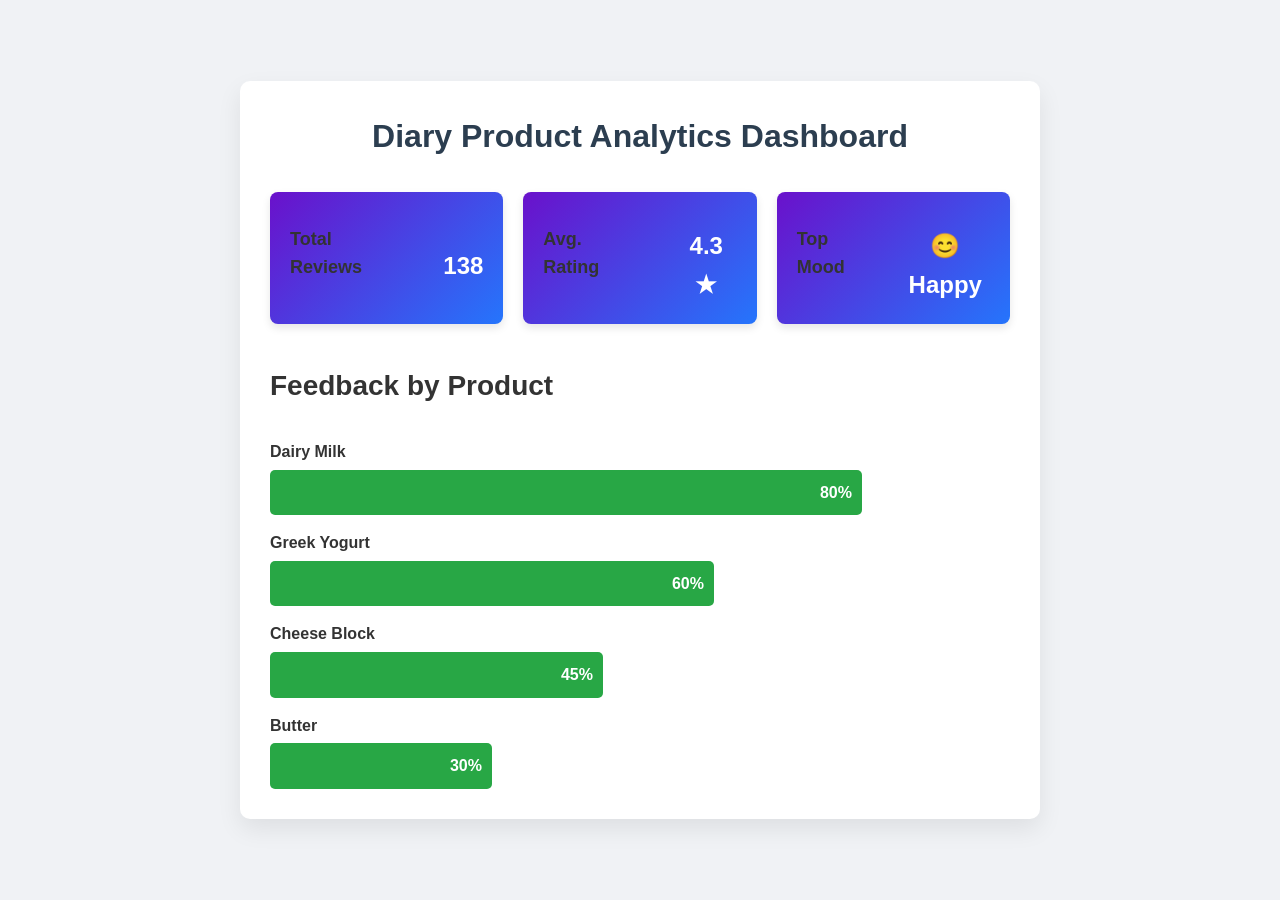
<file: Analytic.html>
<!DOCTYPE html>
<html lang="en">
<head>
  <meta charset="UTF-8" />
  <meta name="viewport" content="width=device-width, initial-scale=1.0"/>
  <title>Diary Product Analytics</title>
  <link rel="stylesheet" href="style.css" />
</head>
<body>
  <div class="analytics-container">
    <h1>Diary Product Analytics Dashboard</h1>

    <!-- Analytics Summary -->
    <div class="summary-cards">
      <div class="card">
        <h2>Total Reviews</h2>
        <p>138</p>
      </div>
      <div class="card">
        <h2>Avg. Rating</h2>
        <p>4.3 ★</p>
      </div>
      <div class="card">
        <h2>Top Mood</h2>
        <p>😊 Happy</p>
      </div>
    </div>

    <!-- Product Feedback Bar Chart (Static) -->
    <h2>Feedback by Product</h2>
    <div class="bar-chart">
      <div class="bar-item">
        <label>Dairy Milk</label>
        <div class="bar" style="width: 80%;">80%</div>
      </div>
      <div class="bar-item">
        <label>Greek Yogurt</label>
        <div class="bar" style="width: 60%;">60%</div>
      </div>
      <div class="bar-item">
        <label>Cheese Block</label>
        <div class="bar" style="width: 45%;">45%</div>
      </div>
      <div class="bar-item">
        <label>Butter</label>
        <div class="bar" style="width: 30%;">30%</div>
      </div>
    </div>
  </div>
</body>
</html>
</file>
<file: style.css>
body {
    font-family: 'Poppins', sans-serif;
    background: white;
    margin: 0;
    padding: 0;
    height: 100vh;
    display: flex;
    justify-content: center;
    align-items: center;
}

.main-container {
    display: flex;
    max-width: 900px;
    width: 100%;
    /* box-shadow: 0 4px 10px rgba(0, 0, 0, 0.15); */
    border-radius:0;
    overflow: hidden;
    background-color: #fff;
    

}

/* Left Form */
.container {
    flex: 1;
    padding: 40px;
    background-color: #fff;
}

.container h2 {
    color: #333;
    margin-bottom: 30px;
}

/* Form */
form {
    display: flex;
    flex-direction: column;
    gap: 20px;
}

.input-icon {
    position: relative;
}

.input-icon i {
    position: absolute;
    left: 10px;
    top: 50%;
    transform: translateY(-50%);
    color: #888;
    font-size: 14px;
}

.input-icon input {
    width: 100%;
    padding: 10px 10px 10px 35px;
    border: none;
    border-bottom: 2px solid #ccc;
    background: transparent;
    font-size: 14px;
    outline: none;
    transition: border-color 0.3s;
}

.input-icon input:focus {
    border-bottom: 2px solid #667eea;
}

/* Button */
button {
    background: #667eea;
    color: white;
    padding: 12px;
    border: none;
    border-radius: 6px;
    font-size: 16px;
    font-weight: bold;
    cursor: pointer;
    transition: background 0.3s ease-in-out;
}

button:hover {
    background: #764ba2;
}

.password{
  padding-left: 250px;
}

/* Links */
p {
    font-size: 14px;
    margin-top: 15px;
    margin-left: 100px;

}

a {
    color: rgb(28, 107, 235);
    text-decoration: none;
    font-weight: bold;
   
}

a:hover {
    text-decoration: underline;
}

/* Right Image */
.image-container {
    flex: 1;
    background:white;
    display: flex;
    align-items: center;
    justify-content: center;
}

.image-container img {
    width: 100%;
    height: auto;
    object-fit: cover;
    padding: 20px;
}

body {
    margin: 0;
    font-family: 'Poppins', sans-serif;
    background:white;
}

.main-container {
    display: flex;
    justify-content: center;
    align-items: center;
    height: 100vh;
    padding: 20px;
    background: white;
    /* box-sizing: border-box; */
}

.form-container {
    flex: 1;
    max-width: 400px;
    padding: 40px;
}
.image{
  height: 50px;
  width: 100px;
}

.image-container {
    flex: 1;
    display: flex;
    justify-content: center;
    align-items: center;
}

.image-container img {
    max-width: 100%;
    height: auto;
    border-radius: 0px;
}

h2 {
    margin-bottom: 30px;
    font-size: 28px;
    font-weight: 700;
    color: #333;
    text-align: left;
}

form {
    display: flex;
    flex-direction: column;
    gap: 20px;
}

.input-group label {
    display: block;
    margin-bottom: 5px;
    font-weight: 600;
    color: #555;
}

.input-group input {
    
    width: 100%;
    padding: 12px;
    border: 1px solid #ccc;
    border-radius: 6px;
    font-size: 14px;
}

.checkbox-group {
    display: flex;
    align-items: center;
    font-size: 14px;
}

.checkbox-group input {
    margin-right: 10px;
}

.checkbox-group a {
    font-weight: bold;
    color: #000;
    text-decoration: none;
}

.checkbox-group a:hover {
    text-decoration: underline;
}

button {
    background-color: #3b82f6;
    color: white;
    padding: 12px;
    border: none;
    border-radius: 6px;
    font-size: 16px;
    font-weight: bold;
    cursor: pointer;
    transition: background 0.3s;
}

button:hover {
    background-color: #2563eb;
}

.login-link {
    margin-top: 20px;
    font-size: 14px;
    text-align: left;
}

.login-link a {
    color: #000;
    font-weight: bold;
    text-decoration: none;
}

.login-link a:hover {
    text-decoration: underline;
}

@media (max-width: 768px) {
    .main-container {
        flex-direction: column;
        text-align: left;
    }

    .image-container {
        margin-top: 30px;
    }
}





/*--! dashboard---*/

* {
  margin: 0;
  padding: 0;
  box-sizing: border-box;
}

body, html {
  font-family: 'Segoe UI', sans-serif;
  background: #f9fafb;
  color: #1e293b;
  height: 100%;
}

/* Header */
/* .main-header {
  width: 100%;
  position:fixed;
  top: 0;
  left: 0;
  background: #f6f6f8;
  color: white;
  padding: 15px 20px;
  display: flex;
  justify-content: space-between;
  align-items: center;
  z-index: 1000;
  box-shadow: 0 4px 8px rgba(0,0,0,0.1);
  padding-top: 20px;
  padding-left: 15px;
  padding-right: 15px;
  border-top-left-radius: 15px;
  border-top-right-radius: 15px;
  border-radius: 80px;
 border-color: #000;
 display: flex;
} */

.main-header h1 {
  font-size: 20px;
  margin-right: 500px;

}

.top-controls {
  display: flex;
  align-items: center;
  gap: 12px;
}

.top-controls input {
  padding: 6px 10px;
  border-radius: 5px;
  border: none;
}

.top-controls select {
  padding: 6px;
  border-radius: 5px;
  border: none;
}

.profile {
  display: flex;
  align-items: center;
  gap: 6px;
}

.profile img {
  border-radius: 50%;
  width: 36px;
  height: 36px;
}

.status-dot {
  width: 10px;
  height: 10px;
  border-radius: 50%;
  border: 2px solid white;
}

.status-dot.active { background: #10b981; }
.status-dot.dnd { background: #ef4444; }
.status-dot.away { background: #f59e0b; }

/* Layout wrapper */
.layout {
  display: flex;
  margin-top: 70px; /* height of header */
}

/* Sidebar */
.sidebar {
  width: 220px;
  background: #0c82f0;
  color: white;
  height: calc(100vh - 70px);
  position: fixed;
  top: 70px;
  left: 0;
  padding: 20px;
}

.sidebar nav a {
  display: block;
  padding: 12px;
  color: #cbd5e1;
  margin-bottom: 10px;
  text-decoration: none;
  border-radius: 6px;
}

.sidebar nav a.active,
.sidebar nav a:hover {
  background: #7e21db;
  color: white;
}

/* Main Content */
.main-content {
  margin-left: 220px;
  padding-top:120px ;
  /* padding: 30px; */
  flex: 1;
  width: calc(100% - 220px);
  align-content: center;

}

/* Cards */
.cards {
  display: grid;
  grid-template-columns: repeat(auto-fit, minmax(200px, 1fr));
  gap: 20px;
  margin-bottom: 30px;
}

.card {
  background: linear-gradient(to right, #6366f1, #3b82f6);
  color: white;
  padding: 20px;
  border-radius: 12px;
  text-align: center;
  box-shadow: 0 4px 12px rgba(250, 249, 249, 0.1);
}

.card h3 {
  margin-bottom: 10px;
}

.card p {
  font-size: 22px;
  font-weight: bold;
  margin-left: 20px;
}

/* Charts */
.charts {
  display: flex;
  gap: 30px;
  flex-wrap: wrap;
  justify-content: center;
}

.chart-box {
  width: 300px;
  height: 300px;
  background: white;
  border-radius: 12px;
  box-shadow: 0 4px 12px rgba(249, 246, 246, 0.05);
  display: flex;
  align-items: center;
  justify-content: center;
  padding: 10px;
}

.chart-box img {
  width: 100%;
  border-radius: 10px;
}


/* extra for card dashboard */


.card {
  background: linear-gradient(135deg, #6a11cb 0%, #2575fc 100%);
  color: white;
  padding: 25px 20px;
  border-radius: 15px;
  display: flex;
  align-items: center;
  gap: 15px;
  box-shadow: 0 4px 10px rgba(0, 0, 0, 0.15);
  transition: transform 0.2s ease-in-out;
}

.card:hover {
  transform: translateY(-10px);
}

/* Icon Styling */
.icon i {
  font-size: 40px;
}

/* Info Styling */
.info h3 {
  margin: 0;
  font-size: 18px;
  font-weight: 600;
}

.info p {
  margin: 5px 0 0;
  font-size: 24px;
  font-weight: bold;
}



/* header for dasboard */
body {
  margin: 0;
  font-family: Arial, sans-serif;
  background: #faf7f7;
}

.header {
  display: flex;
  justify-content: space-between;
  /* align-items: center; */
  padding: 10px 20px;
  background: #fdf9f9;
  box-shadow: 0 2px 5px rgba(0,0,0,0.1);
  border-bottom-left-radius: 15px;
  border-bottom-right-radius: 15px;
  position: fixed;
  margin-bottom: 500px;
  padding-left: 100px;
  padding-bottom:15px ;
  margin-top: 10px;
  padding-right: 140px;
  border-top-right-radius:50px ;
  border-top-left-radius: 50px;
}

.left-section {
  display: flex;
  /* align-items:left; */
  gap: 10px;

 


}

.logo {
  display: flex;
  height: 50px;
  margin-right: 150px;
  margin-left: 60px;
  border-radius: 5px;
 
  
}

.theme-toggle {
  font-size: 24px;
  cursor: pointer;
  /* margin-left: 15px; */
}

.search-box {
  display: flex;
  align-items: center;
  background: white;
  border-radius: 25px;
  box-shadow: 0 0 5px rgba(0,0,0,0.1);
  overflow: hidden;
  margin-left: 30px;
}

.search-box input {
  border: none;
  outline: none;
  padding: 10px 15px;
  width: 200px;
  margin-left: 10px;
  /* padding-left: 60px;
  padding-right: 40px; */
}

.search-box button {
  background: none;
  border: none;
  padding: 10px;
  cursor: pointer;
  padding-right: 10px;
}

.right-section {
  display: flex;
  align-items: center;
  gap: 20px;
  margin-left: 200px;
}

.notification {
  font-size: 24px;
  cursor: pointer;
 

}

.language-select {
  border: 1px solid green;
  border-radius: 30px;
  padding: 10px 15px;
  padding-right: 30px;
  display: flex;
  align-items: center;
  gap: 5px;
  cursor: pointer;
  margin-left: 20px;
}

.status {
  display: flex;
  align-items: center;
  gap: 10px;
  font-weight: bold;
  /* margin-left: 100px; */
}

.active-dot {
  width: 10px;
  height: 10px;
  background: green;
  border-radius: 50%;
}

.user-profile {
  display: flex;
  align-items: center;
  gap: 10px;
  /* margin-left: 190px; */
}

.user-profile img {
  width: 40px;
  height: 40px;
  border-radius: 50%;
  object-fit: cover;
  /* margin-left: 180px; */
  /* margin-right: 40px; */
}

.user-info {
  display: flex;
  flex-direction: column;
  align-items: flex-start;
  
}

.username {
  font-weight: bold;
  /* margin-left: 90px; */
}

.time {
  font-size: 12px;
  color: gray;
  /* margin-left: 90px; */
}

.menu-toggle {
  font-size: 24px;
  cursor: pointer;
  /* margin-left: 10px; */


 } 



 /* products css */



 body {
  margin: 0;
  font-family: 'Segoe UI', sans-serif;
  background: #f5f6fa;
  color: #333;
}

/* Container */
.product-container {
  padding: 0px;
  max-width: 1200px;
  margin: 0 auto;
}

.product-container h2 {
  text-align: center;
  font-size: 28px;
  margin-bottom: 400px;
  color: #444;
  margin-top: 70px;
}

/* Grid */
.product-grid {
  display: grid;
  grid-template-columns: repeat(auto-fit, minmax(220px, 1fr));
  gap: 20px;
}

/* Product Card */
.product-card {
  background: #fff;
  border-radius: 16px;
  box-shadow: 0 4px 12px rgba(0,0,0,0.08);
  padding: 15px;
  text-align: center;
  transition: transform 0.3s ease;
  cursor: pointer;
  position: static;
}
.product-card:hover {
  transform: translateY(-2px);
}
.product-card img {
  width: 100%;
  height: 150px;
  object-fit: cover;
  border-radius: 12px;
}
.product-card h3 {
  margin-top: 12px;
  font-size: 18px;
  color: #333;
}
.product-card p {
  color: #666;
  margin-top: 6px;
  font-weight: 500;
  margin-left: 10px;
}

/* Responsive */
@media (max-width: 768px) {
  .product-container {
    padding: 20px;
  }
}
.product-grid {
  display: flex;
  flex-wrap: wrap;
  gap: 20px;
}

.product-card {
  width: 200px;
  flex: 0 0 auto;
  background-color: #fff;
  padding: 30px;
  border-radius: 10px;
  box-shadow: 0 2px 5px rgba(0,0,0,0.1);
  text-align: center;
}

.product-card img {
  width: 100%;
  height: 150px;
  object-fit: cover;
  border-radius: 8px;
}
.product-container {
  margin-left: 240px; /* Keep this if you have a sidebar */
  padding: 20px 10px; /* Less horizontal padding */
}
.product-grid {
  display: flex;
  flex-wrap: wrap;
  gap: 20px;
  justify-content: space-between; /* Distribute cards from left to right */
}

/* button - add */

.product-grid {
  display: flex;
  flex-wrap: wrap;
  gap: 50px;
  justify-content: flex-start;
}

.product-card {
  width: 200px;
  background-color: #fff;
  padding: 15px;
  border-radius: 10px;
  box-shadow: 0 2px 5px rgba(0,0,0,0.1);
  text-align: center;
}

.product-card img {
  width: 100%;
  height: 150px;
  object-fit: cover;
  border-radius: 8px;
}

.add-cart-btn {
  margin-top: 10px;
  padding: 8px 12px;
  background-color: #28a745;
  color: white;
  border: none;
  border-radius: 6px;
  cursor: pointer;
  font-weight: bold;
  transition: background-color 0.2s ease;
}

.add-cart-btn:hover {
  background-color: #218838;
}

.cart-icon {
  font-size: 18px;
  margin-left: 20px;
  position: relative;
  cursor: pointer;
}

#cart-count {
  background-color: red;
  color: white;
  padding: 2px 6px;
  border-radius: 50%;
  font-size: 12px;
  position: absolute;
  top: -8px;
  right: -12px;
}


/* products cards clicking on it */
/* body {
  font-family: Arial, sans-serif;
  margin: 0;
  padding: 0;
}
/* l */
.header {
  background: #0077cc;
  color: white;
  display: flex;
  justify-content: space-between;
  padding: 10px 20px;
  align-items: center;
}

.cart-icon {
  font-size: 20px;
  position: relative;
  cursor: pointer;
}

#cart-count {
  background: red;
  color: white;
  border-radius: 50%;
  padding: 2px 6px;
  position: absolute;
  top: -8px;
  right: -12px;
  font-size: 12px;
}

.product-container {
  padding: 20px;
}

.product-grid {
  display: grid;
  grid-template-columns: repeat(auto-fit, minmax(180px, 1fr));
  gap: 20px;
}

.product-card {
  border: 1px solid #ddd;
  border-radius: 10px;
  padding: 10px;
  text-align: center;
  text-decoration: none;
  color: black;
  transition: box-shadow 0.3s;
}

.product-card img {
  width: 100%;
  height: 120px;
  object-fit: cover;
  border-radius: 10px;
}

.product-card:hover {
  box-shadow: 0 0 10px rgba(0,0,0,0.2);
}

.add-cart-btn {
  margin-top: 10px;
  background-color: #0077cc;
  color: white;
  padding: 5px 10px;
  border: none;
  border-radius: 5px;
  cursor: pointer;
}

.product-detail-container {
  max-width: 600px;
  margin: 40px auto;
  padding: 20px;
  text-align: center;
}

.product-detail-container img {
  width: 100%;
  max-height: 300px;
  object-fit: cover;
  border-radius: 10px;
}

 */



 /* feedback */
 * {
  box-sizing: border-box;
  margin: 0;
  padding: 0;
}

body {
  font-family: 'Segoe UI', Tahoma, Geneva, Verdana, sans-serif;
  background-color: #f5f7fa;
  padding: 40px 20px;
}

.container {
  max-width: 600px;
  margin: auto;
  background-color: #ffffff;
  border-radius: 10px;
  padding: 30px;
  box-shadow: 0 8px 20px rgba(0, 0, 0, 0.08);
}

.feedback-form h1 {
  text-align: center;
  color: #333;
  margin-bottom: 25px;
}

.form-group {
  margin-bottom: 20px;
}

label {
  font-weight: 600;
  display: block;
  margin-bottom: 8px;
  color: #333;
}

label span {
  color: red;
}

input,
select,
textarea {
  width: 100%;
  padding: 12px;
  font-size: 16px;
  border: 1px solid #ccc;
  border-radius: 8px;
  transition: border-color 0.3s ease;
}

input:focus,
select:focus,
textarea:focus {
  border-color: #007bff;
  outline: none;
}

.submit-btn {
  width: 100%;
  padding: 14px;
  background-color: #007bff;
  color: #ffffff;
  border: none;
  border-radius: 8px;
  font-size: 16px;
  font-weight: bold;
  cursor: pointer;
  transition: background-color 0.3s ease;
}

.submit-btn:hover {
  background-color: #0056b3;
}

/* Analytics code */
body {
  font-family: 'Segoe UI', Tahoma, Geneva, Verdana, sans-serif;
  background: #f4f6f8;
  padding: 30px;
  margin: 0;
}

.analytics-container {
  max-width: 800px;
  margin: auto;
  background: #ffffff;
  padding: 30px;
  border-radius: 10px;
  box-shadow: 0 10px 25px rgba(0, 0, 0, 0.08);
}

h1 {
  text-align: center;
  color: #333;
  margin-bottom: 30px;
}

.summary-cards {
  display: flex;
  justify-content: space-between;
  gap: 20px;
  margin-bottom: 40px;
}

.card {
  background-color: #007bff;
  color: white;
  padding: 20px;
  flex: 1;
  text-align: center;
  border-radius: 8px;
  box-shadow: 0 4px 8px rgba(0, 0, 0, 0.1);
}

.card h2 {
  font-size: 18px;
  margin-bottom: 10px;
}

.card p {
  font-size: 24px;
  font-weight: bold;
}

.bar-chart {
  display: flex;
  flex-direction: column;
  gap: 15px;
}

.bar-item label {
  font-weight: 600;
  margin-bottom: 5px;
  display: block;
}

.bar {
  background-color: #28a745;
  color: white;
  padding: 10px;
  border-radius: 5px;
  width: 0%;
  transition: width 0.5s ease-in-out;
  text-align: right;
  font-weight: bold;
}


/* revenue style */




* {
  box-sizing: border-box;
  margin: 0;
  padding: 0;
}

body {
  font-family: 'Segoe UI', Tahoma, Geneva, Verdana, sans-serif;
  background-color: #f0f2f5;
  color: #333;
  line-height: 1.6;
}

/* Container */
.container {
  max-width: 960px;
  margin: 40px auto;
  padding: 20px 30px;
  background-color: #ffffff;
  border-radius: 12px;
  box-shadow: 0 4px 12px rgba(0, 0, 0, 0.1);
  text-align: center;
}

/* Heading */
h1 {
  text-align: center;
  margin-bottom: 30px;
  font-size: 2rem;
  color: #2c3e50;
  
}

/* Chart Canvas */
canvas {
  width: 100% !important;
  height: auto !important;
}

/* Responsive Design */
@media (max-width: 768px) {
  .container {
    padding: 15px 20px;
  }

  h1 {
    font-size: 1.5rem;
  }
}
</file>
